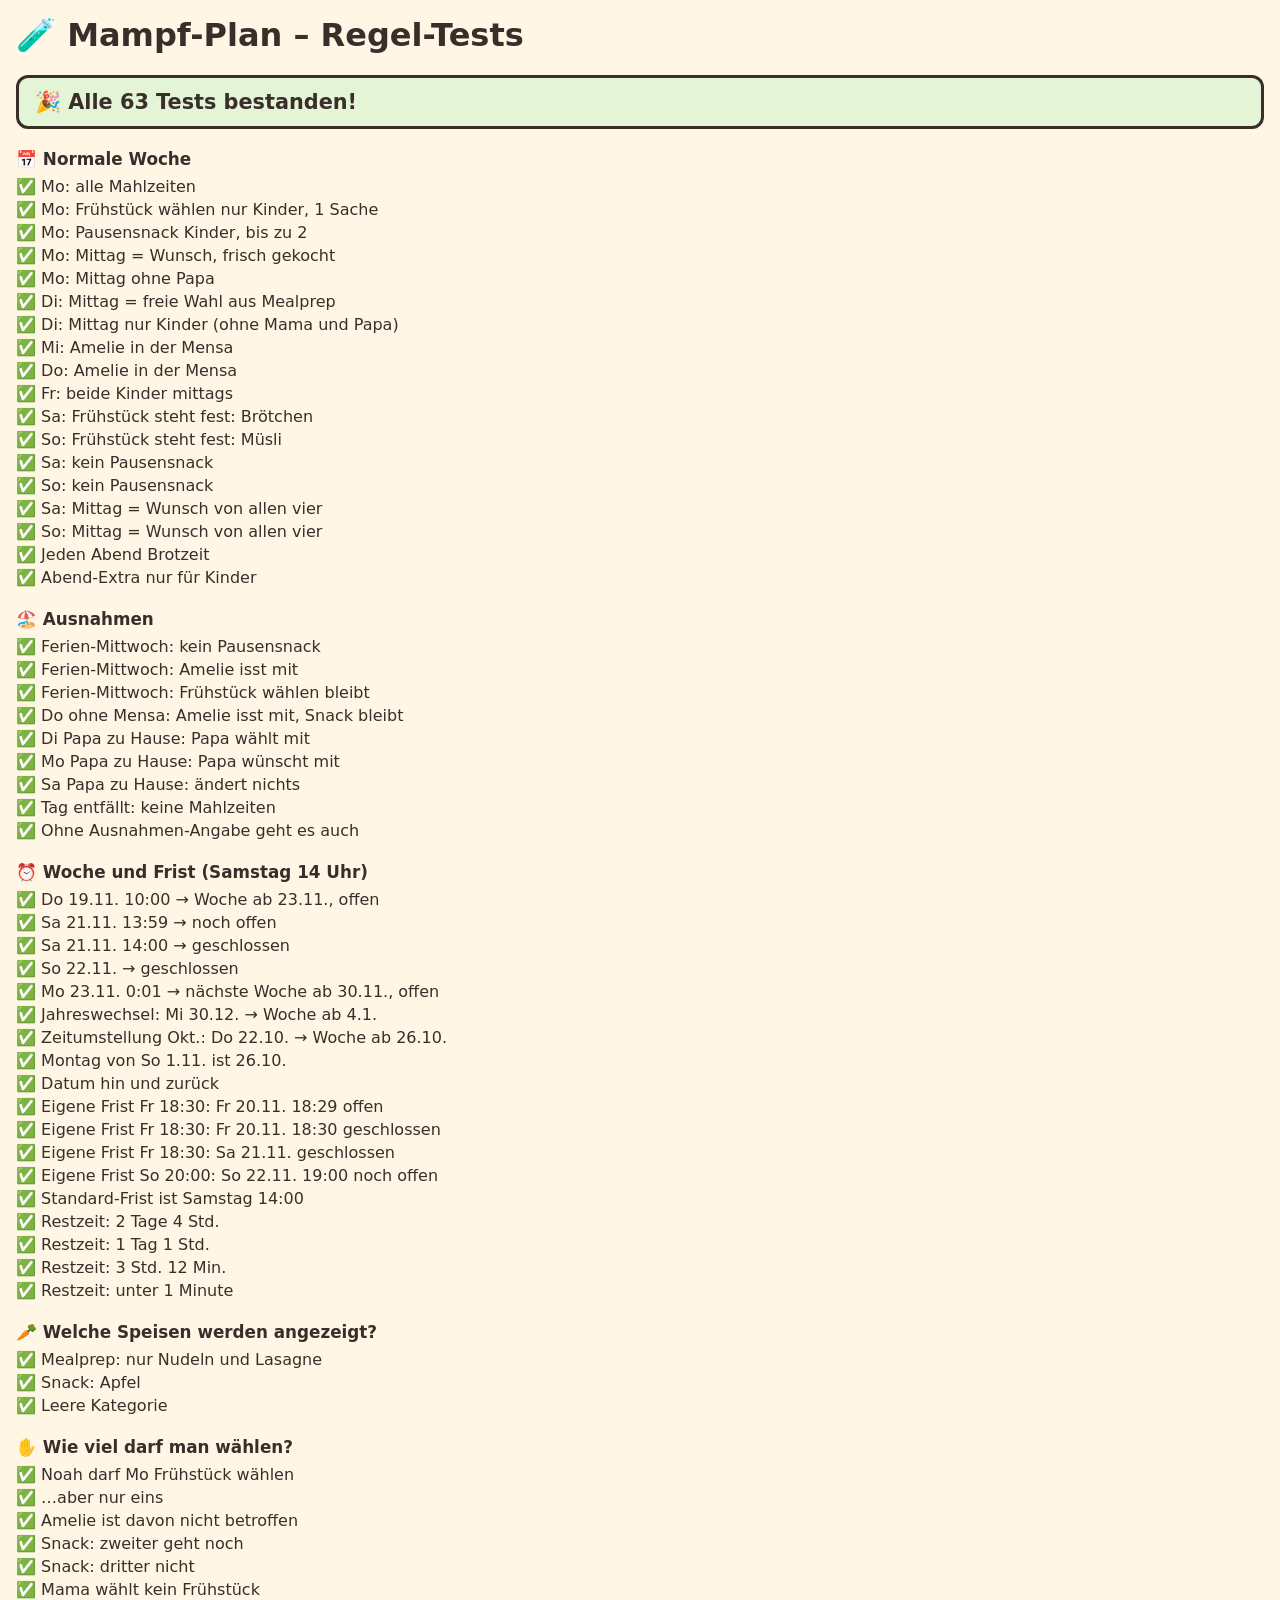
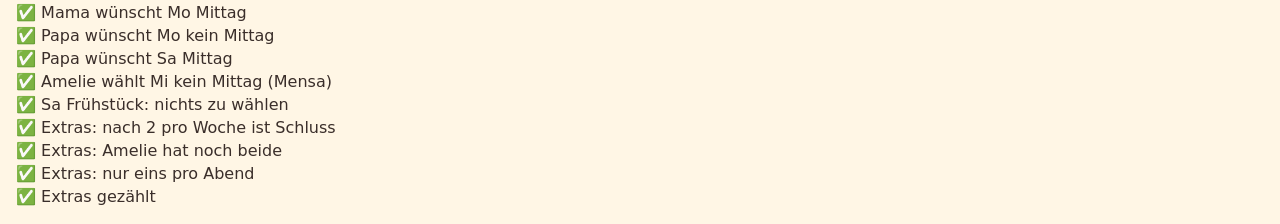
<file: tests.html>
<!DOCTYPE html>
<html lang="de">
<head>
  <meta charset="UTF-8">
  <meta name="viewport" content="width=device-width, initial-scale=1">
  <title>Mampf-Plan – Tests</title>
  <style>
    body { font-family: system-ui, sans-serif; margin: 0; padding: 16px; background: #fff6e5; color: #3a2e2a; }
    h1 { margin-top: 0; }
    .zusammenfassung { font-size: 1.3rem; font-weight: bold; padding: 12px 16px; border-radius: 12px; border: 3px solid #3a2e2a; }
    .gruen { background: #e3f4d7; }
    .rot { background: #ffe1dc; }
    h2 { font-size: 1.05rem; margin: 20px 0 6px; }
    ul { margin: 0; padding-left: 0; list-style: none; }
    li { padding: 2px 0; }
    .fehler { color: #c62828; font-weight: bold; }
    .details { display: block; font-weight: normal; font-family: monospace; font-size: 0.85rem; margin-left: 1.6em; }
  </style>
</head>
<body>
  <h1>🧪 Mampf-Plan – Regel-Tests</h1>
  <div id="zusammenfassung" class="zusammenfassung">Tests laufen …</div>
  <div id="ergebnisse"></div>

  <script src="regeln.js"></script>
  <script>
    // ---------- Mini-Testwerkzeug ----------
    let bestanden = 0, fehlgeschlagen = 0, gruppe = null;
    const ausgabe = document.getElementById("ergebnisse");

    function gruppeStart(titel) {
      ausgabe.insertAdjacentHTML("beforeend", `<h2>${titel}</h2><ul></ul>`);
      gruppe = ausgabe.lastElementChild;
    }
    function pruefe(name, ist, soll) {
      const ok = JSON.stringify(ist) === JSON.stringify(soll);
      ok ? bestanden++ : fehlgeschlagen++;
      const li = document.createElement("li");
      if (ok) li.textContent = "✅ " + name;
      else {
        li.className = "fehler";
        li.innerHTML = `❌ ${name}<span class="details">erwartet: ${JSON.stringify(soll)}<br>bekommen: ${JSON.stringify(ist)}</span>`;
      }
      gruppe.appendChild(li);
    }

    // Kurzschreibweisen
    const tag = (nr, a) => tagesRegeln(nr, a);
    const m = (nr, mahlzeit, a) => findeMahlzeit(tag(nr, a), mahlzeit);
    const mahlzeitenNamen = (nr, a) => tag(nr, a).mahlzeiten.map(x => x.mahlzeit);

    // ---------- Normale Woche ----------
    gruppeStart("📅 Normale Woche");
    pruefe("Mo: alle Mahlzeiten", mahlzeitenNamen(0), ["fruehstueck", "snack", "mittag", "abend", "abend_extra"]);
    pruefe("Mo: Frühstück wählen nur Kinder, 1 Sache", [m(0, "fruehstueck").modus, m(0, "fruehstueck").personen, m(0, "fruehstueck").max], ["wahl", ["noah", "amelie"], 1]);
    pruefe("Mo: Pausensnack Kinder, bis zu 2", [m(0, "snack").personen, m(0, "snack").max], [["noah", "amelie"], 2]);
    pruefe("Mo: Mittag = Wunsch, frisch gekocht", [m(0, "mittag").modus, m(0, "mittag").kategorie], ["wunsch", "mittag_frisch"]);
    pruefe("Mo: Mittag ohne Papa", m(0, "mittag").personen, ["mama", "noah", "amelie"]);
    pruefe("Di: Mittag = freie Wahl aus Mealprep", [m(1, "mittag").modus, m(1, "mittag").kategorie], ["wahl", "mittag_mealprep"]);
    pruefe("Di: Mittag nur Kinder (ohne Mama und Papa)", m(1, "mittag").personen, ["noah", "amelie"]);
    pruefe("Mi: Amelie in der Mensa", m(2, "mittag").personen, ["noah"]);
    pruefe("Do: Amelie in der Mensa", m(3, "mittag").personen, ["noah"]);
    pruefe("Fr: beide Kinder mittags", m(4, "mittag").personen, ["noah", "amelie"]);
    pruefe("Sa: Frühstück steht fest: Brötchen", [m(5, "fruehstueck").modus, m(5, "fruehstueck").fest], ["fest", "Brötchen"]);
    pruefe("So: Frühstück steht fest: Müsli", [m(6, "fruehstueck").modus, m(6, "fruehstueck").fest], ["fest", "Müsli"]);
    pruefe("Sa: kein Pausensnack", m(5, "snack"), null);
    pruefe("So: kein Pausensnack", m(6, "snack"), null);
    pruefe("Sa: Mittag = Wunsch von allen vier", [m(5, "mittag").modus, m(5, "mittag").personen], ["wunsch", ["mama", "papa", "noah", "amelie"]]);
    pruefe("So: Mittag = Wunsch von allen vier", m(6, "mittag").personen, ["mama", "papa", "noah", "amelie"]);
    pruefe("Jeden Abend Brotzeit", [0, 1, 2, 3, 4, 5, 6].map(n => m(n, "abend").fest), Array(7).fill("Brotzeit"));
    pruefe("Abend-Extra nur für Kinder", m(4, "abend_extra").personen, ["noah", "amelie"]);

    // ---------- Ausnahmen ----------
    gruppeStart("🏖️ Ausnahmen");
    pruefe("Ferien-Mittwoch: kein Pausensnack", m(2, "snack", { kein_schultag: true }), null);
    pruefe("Ferien-Mittwoch: Amelie isst mit", m(2, "mittag", { kein_schultag: true }).personen, ["noah", "amelie"]);
    pruefe("Ferien-Mittwoch: Frühstück wählen bleibt", m(2, "fruehstueck", { kein_schultag: true }).modus, "wahl");
    pruefe("Do ohne Mensa: Amelie isst mit, Snack bleibt", [m(3, "mittag", { keine_mensa: true }).personen, !!m(3, "snack", { keine_mensa: true })], [["noah", "amelie"], true]);
    pruefe("Di Papa zu Hause: Papa wählt mit", m(1, "mittag", { papa_zuhause: true }).personen, ["papa", "noah", "amelie"]);
    pruefe("Mo Papa zu Hause: Papa wünscht mit", m(0, "mittag", { papa_zuhause: true }).personen, ["mama", "papa", "noah", "amelie"]);
    pruefe("Sa Papa zu Hause: ändert nichts", m(5, "mittag", { papa_zuhause: true }).personen, ["mama", "papa", "noah", "amelie"]);
    pruefe("Tag entfällt: keine Mahlzeiten", [tag(4, { entfaellt: true }).entfaellt, mahlzeitenNamen(4, { entfaellt: true })], [true, []]);
    pruefe("Ohne Ausnahmen-Angabe geht es auch", m(2, "mittag", undefined).personen, ["noah"]);

    // ---------- Woche und Frist ----------
    gruppeStart("⏰ Woche und Frist (Samstag 14 Uhr)");
    const pw = text => { const w = planungsWoche(new Date(text)); return [isoDatum(w.start), w.offen]; };
    pruefe("Do 19.11. 10:00 → Woche ab 23.11., offen", pw("2026-11-19T10:00"), ["2026-11-23", true]);
    pruefe("Sa 21.11. 13:59 → noch offen", pw("2026-11-21T13:59"), ["2026-11-23", true]);
    pruefe("Sa 21.11. 14:00 → geschlossen", pw("2026-11-21T14:00"), ["2026-11-23", false]);
    pruefe("So 22.11. → geschlossen", pw("2026-11-22T20:00"), ["2026-11-23", false]);
    pruefe("Mo 23.11. 0:01 → nächste Woche ab 30.11., offen", pw("2026-11-23T00:01"), ["2026-11-30", true]);
    pruefe("Jahreswechsel: Mi 30.12. → Woche ab 4.1.", pw("2026-12-30T12:00"), ["2027-01-04", true]);
    pruefe("Zeitumstellung Okt.: Do 22.10. → Woche ab 26.10.", pw("2026-10-22T12:00"), ["2026-10-26", true]);
    pruefe("Montag von So 1.11. ist 26.10.", isoDatum(montagVon(new Date(2026, 10, 1))), "2026-10-26");
    pruefe("Datum hin und zurück", isoDatum(ausIsoDatum("2026-03-29")), "2026-03-29");
    const fr = { tag: 4, stunde: 18, minute: 30 }; // Freitag 18:30
    const pwF = text => { const w = planungsWoche(new Date(text), fr); return [isoDatum(w.start), w.offen, uhrzeitText(w.frist), isoDatum(w.frist)]; };
    pruefe("Eigene Frist Fr 18:30: Fr 20.11. 18:29 offen", pwF("2026-11-20T18:29"), ["2026-11-23", true, "18:30", "2026-11-20"]);
    pruefe("Eigene Frist Fr 18:30: Fr 20.11. 18:30 geschlossen", pwF("2026-11-20T18:30")[1], false);
    pruefe("Eigene Frist Fr 18:30: Sa 21.11. geschlossen", pwF("2026-11-21T10:00")[1], false);
    const so = { tag: 6, stunde: 20, minute: 0 }; // Sonntag 20:00
    pruefe("Eigene Frist So 20:00: So 22.11. 19:00 noch offen", planungsWoche(new Date("2026-11-22T19:00"), so).offen, true);
    pruefe("Standard-Frist ist Samstag 14:00", [STANDARD_FRIST.tag, STANDARD_FRIST.stunde, STANDARD_FRIST.minute], [5, 14, 0]);
    pruefe("Restzeit: 2 Tage 4 Std.", restzeitText((2 * 24 + 4) * 3600000 + 59000), "2 Tage und 4 Stunden");
    pruefe("Restzeit: 1 Tag 1 Std.", restzeitText(25 * 3600000), "1 Tag und 1 Stunde");
    pruefe("Restzeit: 3 Std. 12 Min.", restzeitText(3 * 3600000 + 12 * 60000), "3 Stunden und 12 Minuten");
    pruefe("Restzeit: unter 1 Minute", restzeitText(20000), "1 Minute");

    // ---------- Speisen ----------
    gruppeStart("🥕 Welche Speisen werden angezeigt?");
    const speisen = [
      { id: 1, name: "Nudeln", kategorie: "mittag_mealprep", portionen: null, nicht_moeglich: false, geloescht: false },
      { id: 2, name: "Lasagne", kategorie: "mittag_mealprep", portionen: 2, nicht_moeglich: false, geloescht: false },
      { id: 3, name: "Chili", kategorie: "mittag_mealprep", portionen: 0, nicht_moeglich: false, geloescht: false },
      { id: 4, name: "Suppe", kategorie: "mittag_mealprep", portionen: null, nicht_moeglich: true, geloescht: false },
      { id: 5, name: "Alt", kategorie: "mittag_mealprep", portionen: null, nicht_moeglich: false, geloescht: true },
      { id: 6, name: "Apfel", kategorie: "snack", portionen: null, nicht_moeglich: false, geloescht: false },
    ];
    pruefe("Mealprep: nur Nudeln und Lasagne", waehlbareSpeisen(speisen, "mittag_mealprep").map(s => s.name), ["Nudeln", "Lasagne"]);
    pruefe("Snack: Apfel", waehlbareSpeisen(speisen, "snack").map(s => s.name), ["Apfel"]);
    pruefe("Leere Kategorie", waehlbareSpeisen(speisen, "fruehstueck"), []);

    // ---------- Wie viel darf man wählen? ----------
    gruppeStart("✋ Wie viel darf man wählen?");
    const mo = tag(0), mi = tag(2), sa = tag(5);
    const e = (tagNr, mahlzeit, person) => ({ tag: tagNr, mahlzeit, person, speise_id: 1, art: "wahl" });
    pruefe("Noah darf Mo Frühstück wählen", kannNochWaehlen([], "noah", mo, "fruehstueck"), true);
    pruefe("…aber nur eins", kannNochWaehlen([e(0, "fruehstueck", "noah")], "noah", mo, "fruehstueck"), false);
    pruefe("Amelie ist davon nicht betroffen", kannNochWaehlen([e(0, "fruehstueck", "noah")], "amelie", mo, "fruehstueck"), true);
    pruefe("Snack: zweiter geht noch", kannNochWaehlen([e(0, "snack", "noah")], "noah", mo, "snack"), true);
    pruefe("Snack: dritter nicht", kannNochWaehlen([e(0, "snack", "noah"), e(0, "snack", "noah")], "noah", mo, "snack"), false);
    pruefe("Mama wählt kein Frühstück", kannNochWaehlen([], "mama", mo, "fruehstueck"), false);
    pruefe("Mama wünscht Mo Mittag", kannNochWaehlen([], "mama", mo, "mittag"), true);
    pruefe("Papa wünscht Mo kein Mittag", kannNochWaehlen([], "papa", mo, "mittag"), false);
    pruefe("Papa wünscht Sa Mittag", kannNochWaehlen([], "papa", sa, "mittag"), true);
    pruefe("Amelie wählt Mi kein Mittag (Mensa)", kannNochWaehlen([], "amelie", mi, "mittag"), false);
    pruefe("Sa Frühstück: nichts zu wählen", kannNochWaehlen([], "noah", sa, "fruehstueck"), false);
    const zweiExtras = [e(0, "abend_extra", "noah"), e(3, "abend_extra", "noah")];
    pruefe("Extras: nach 2 pro Woche ist Schluss", kannNochWaehlen(zweiExtras, "noah", sa, "abend_extra"), false);
    pruefe("Extras: Amelie hat noch beide", kannNochWaehlen(zweiExtras, "amelie", sa, "abend_extra"), true);
    pruefe("Extras: nur eins pro Abend", kannNochWaehlen([e(5, "abend_extra", "amelie")], "amelie", sa, "abend_extra"), false);
    pruefe("Extras gezählt", [extrasGenutzt(zweiExtras, "noah"), extrasGenutzt(zweiExtras, "amelie")], [2, 0]);

    // ---------- Ergebnis ----------
    const box = document.getElementById("zusammenfassung");
    box.textContent = fehlgeschlagen === 0
      ? `🎉 Alle ${bestanden} Tests bestanden!`
      : `⚠️ ${fehlgeschlagen} von ${bestanden + fehlgeschlagen} Tests fehlgeschlagen`;
    box.className = "zusammenfassung " + (fehlgeschlagen === 0 ? "gruen" : "rot");
  </script>
</body>
</html>
</file>
